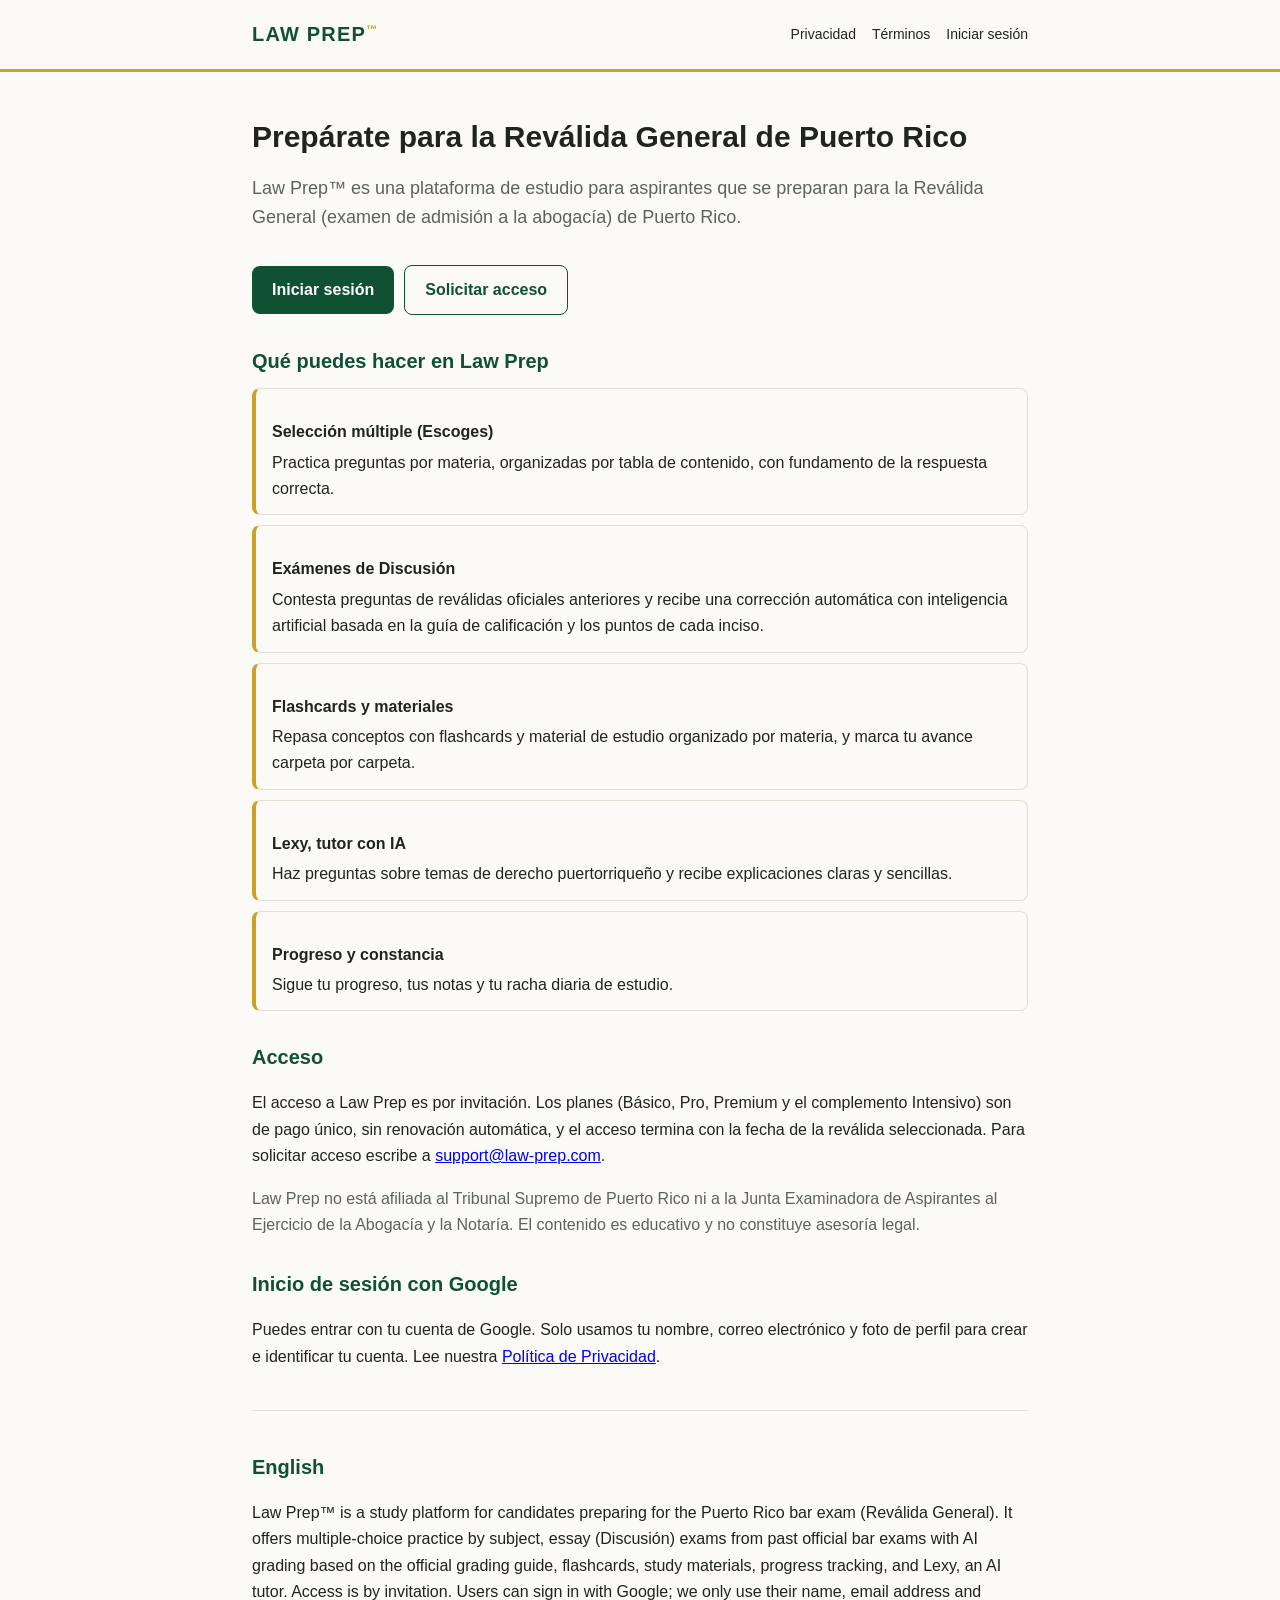
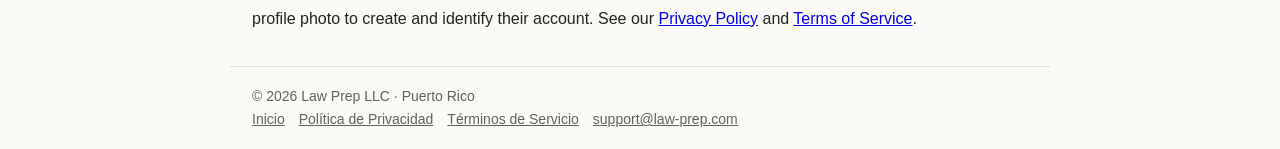
<file: index.html>
<!doctype html><html lang="es"><head><meta charset="utf-8"><meta name="viewport" content="width=device-width,initial-scale=1">
<title>Law Prep™ | Preparación para la Reválida General de Puerto Rico</title><meta name="description" content="Law Prep es una plataforma de estudio para la Reválida General de Puerto Rico: práctica de selección múltiple, exámenes de Discusión con corrección por IA, flashcards y tutor IA."><link rel="stylesheet" href="/style.css"></head><body>
<header><nav><a class="brand" href="/">LAW PREP<sup>™</sup></a><div><a class="l" href="/privacy/">Privacidad</a><a class="l" href="/terms/">Términos</a><a class="l" href="https://law-prep.com/login">Iniciar sesión</a></div></nav></header><main>
<h1>Prepárate para la Reválida General de Puerto Rico</h1>
<p class="lead">Law Prep™ es una plataforma de estudio para aspirantes que se preparan para la Reválida General (examen de admisión a la abogacía) de Puerto Rico.</p>
<a class="btn" href="https://law-prep.com/login">Iniciar sesión</a><a class="btn o" href="mailto:support@law-prep.com">Solicitar acceso</a>
<h2>Qué puedes hacer en Law Prep</h2>
<div class="card"><h3>Selección múltiple (Escoges)</h3>Practica preguntas por materia, organizadas por tabla de contenido, con fundamento de la respuesta correcta.</div>
<div class="card"><h3>Exámenes de Discusión</h3>Contesta preguntas de reválidas oficiales anteriores y recibe una corrección automática con inteligencia artificial basada en la guía de calificación y los puntos de cada inciso.</div>
<div class="card"><h3>Flashcards y materiales</h3>Repasa conceptos con flashcards y material de estudio organizado por materia, y marca tu avance carpeta por carpeta.</div>
<div class="card"><h3>Lexy, tutor con IA</h3>Haz preguntas sobre temas de derecho puertorriqueño y recibe explicaciones claras y sencillas.</div>
<div class="card"><h3>Progreso y constancia</h3>Sigue tu progreso, tus notas y tu racha diaria de estudio.</div>
<h2>Acceso</h2>
<p>El acceso a Law Prep es por invitación. Los planes (Básico, Pro, Premium y el complemento Intensivo) son de pago único, sin renovación automática, y el acceso termina con la fecha de la reválida seleccionada. Para solicitar acceso escribe a <a href="mailto:support@law-prep.com">support@law-prep.com</a>.</p>
<p class="mut">Law Prep no está afiliada al Tribunal Supremo de Puerto Rico ni a la Junta Examinadora de Aspirantes al Ejercicio de la Abogacía y la Notaría. El contenido es educativo y no constituye asesoría legal.</p>
<h2>Inicio de sesión con Google</h2>
<p>Puedes entrar con tu cuenta de Google. Solo usamos tu nombre, correo electrónico y foto de perfil para crear e identificar tu cuenta. Lee nuestra <a href="/privacy/">Política de Privacidad</a>.</p>
<section class="en"><h2>English</h2>
<p>Law Prep™ is a study platform for candidates preparing for the Puerto Rico bar exam (Reválida General). It offers multiple-choice practice by subject, essay (Discusión) exams from past official bar exams with AI grading based on the official grading guide, flashcards, study materials, progress tracking, and Lexy, an AI tutor. Access is by invitation. Users can sign in with Google; we only use their name, email address and profile photo to create and identify their account. See our <a href="/privacy/">Privacy Policy</a> and <a href="/terms/">Terms of Service</a>.</p></section>
</main><footer>© 2026 Law Prep LLC · Puerto Rico<br><a href="/">Inicio</a><a href="/privacy/">Política de Privacidad</a><a href="/terms/">Términos de Servicio</a><a href="mailto:support@law-prep.com">support@law-prep.com</a></footer></body></html>
</file>
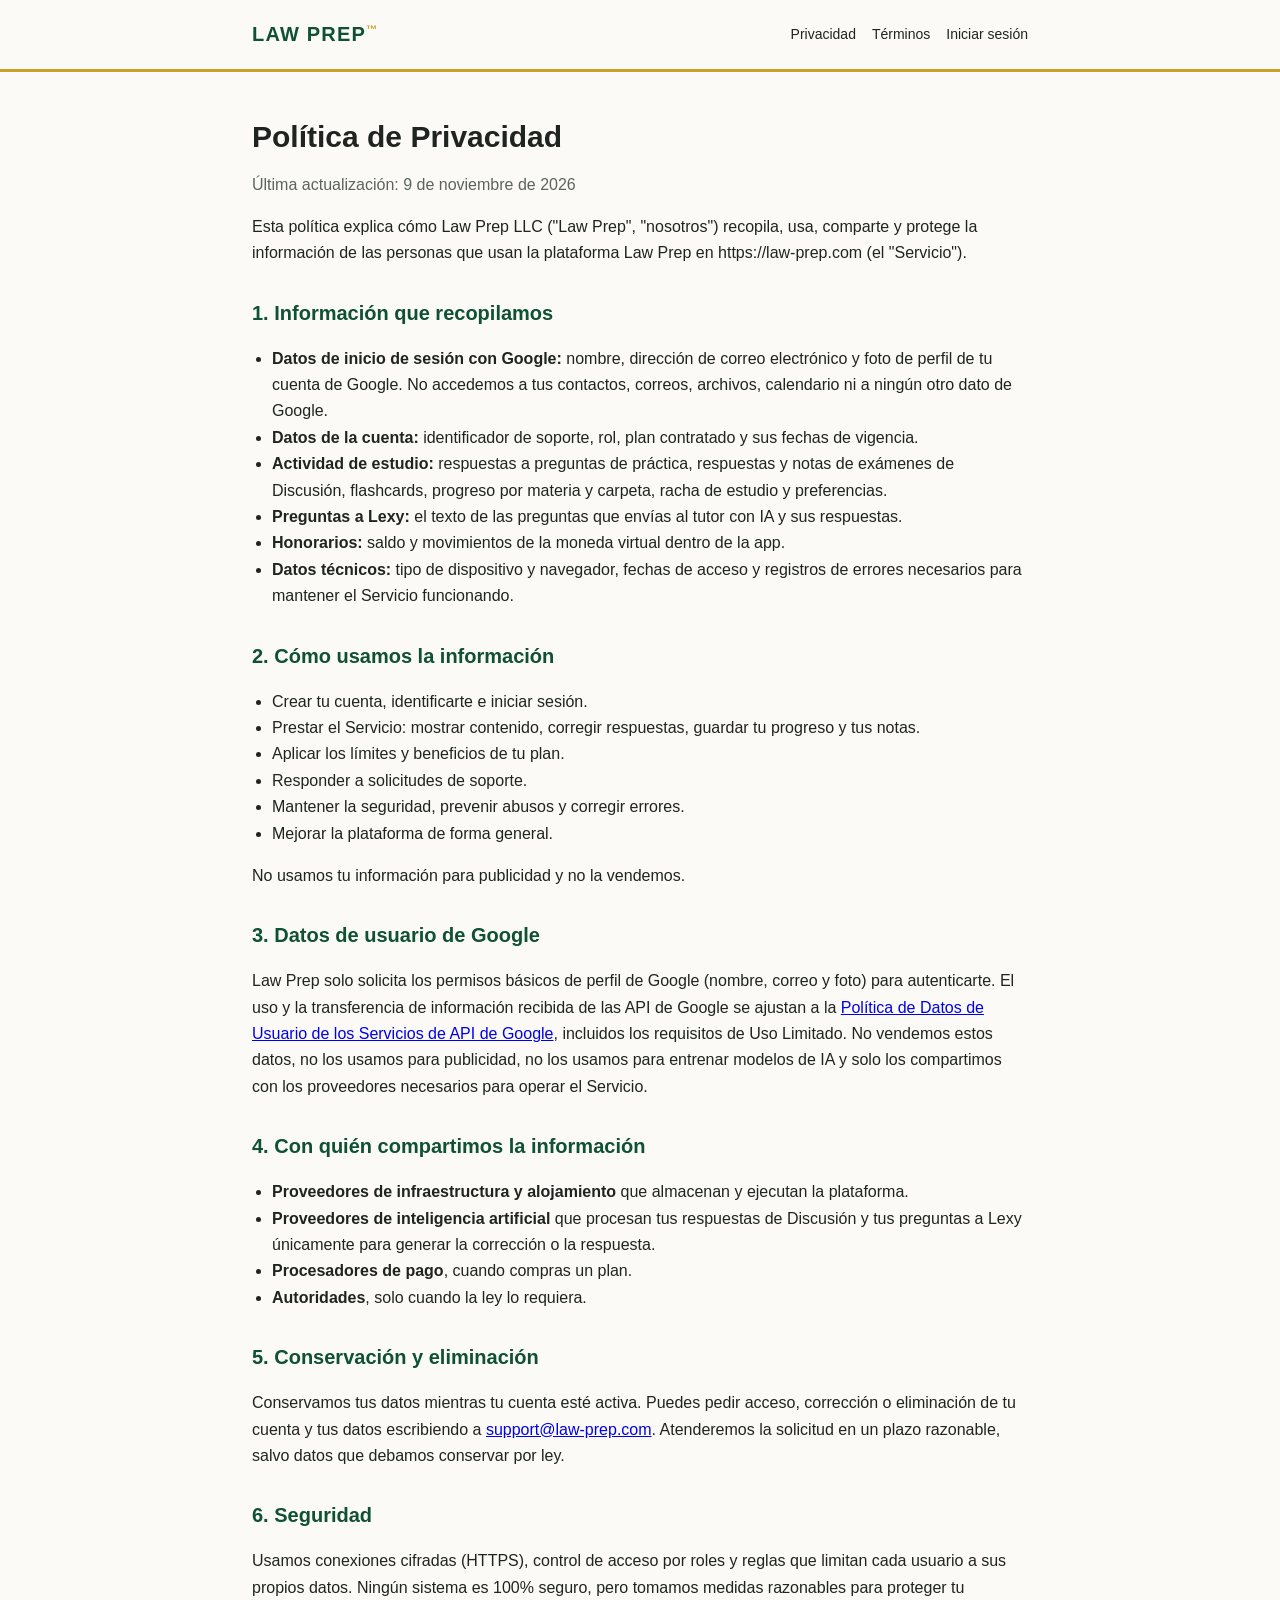
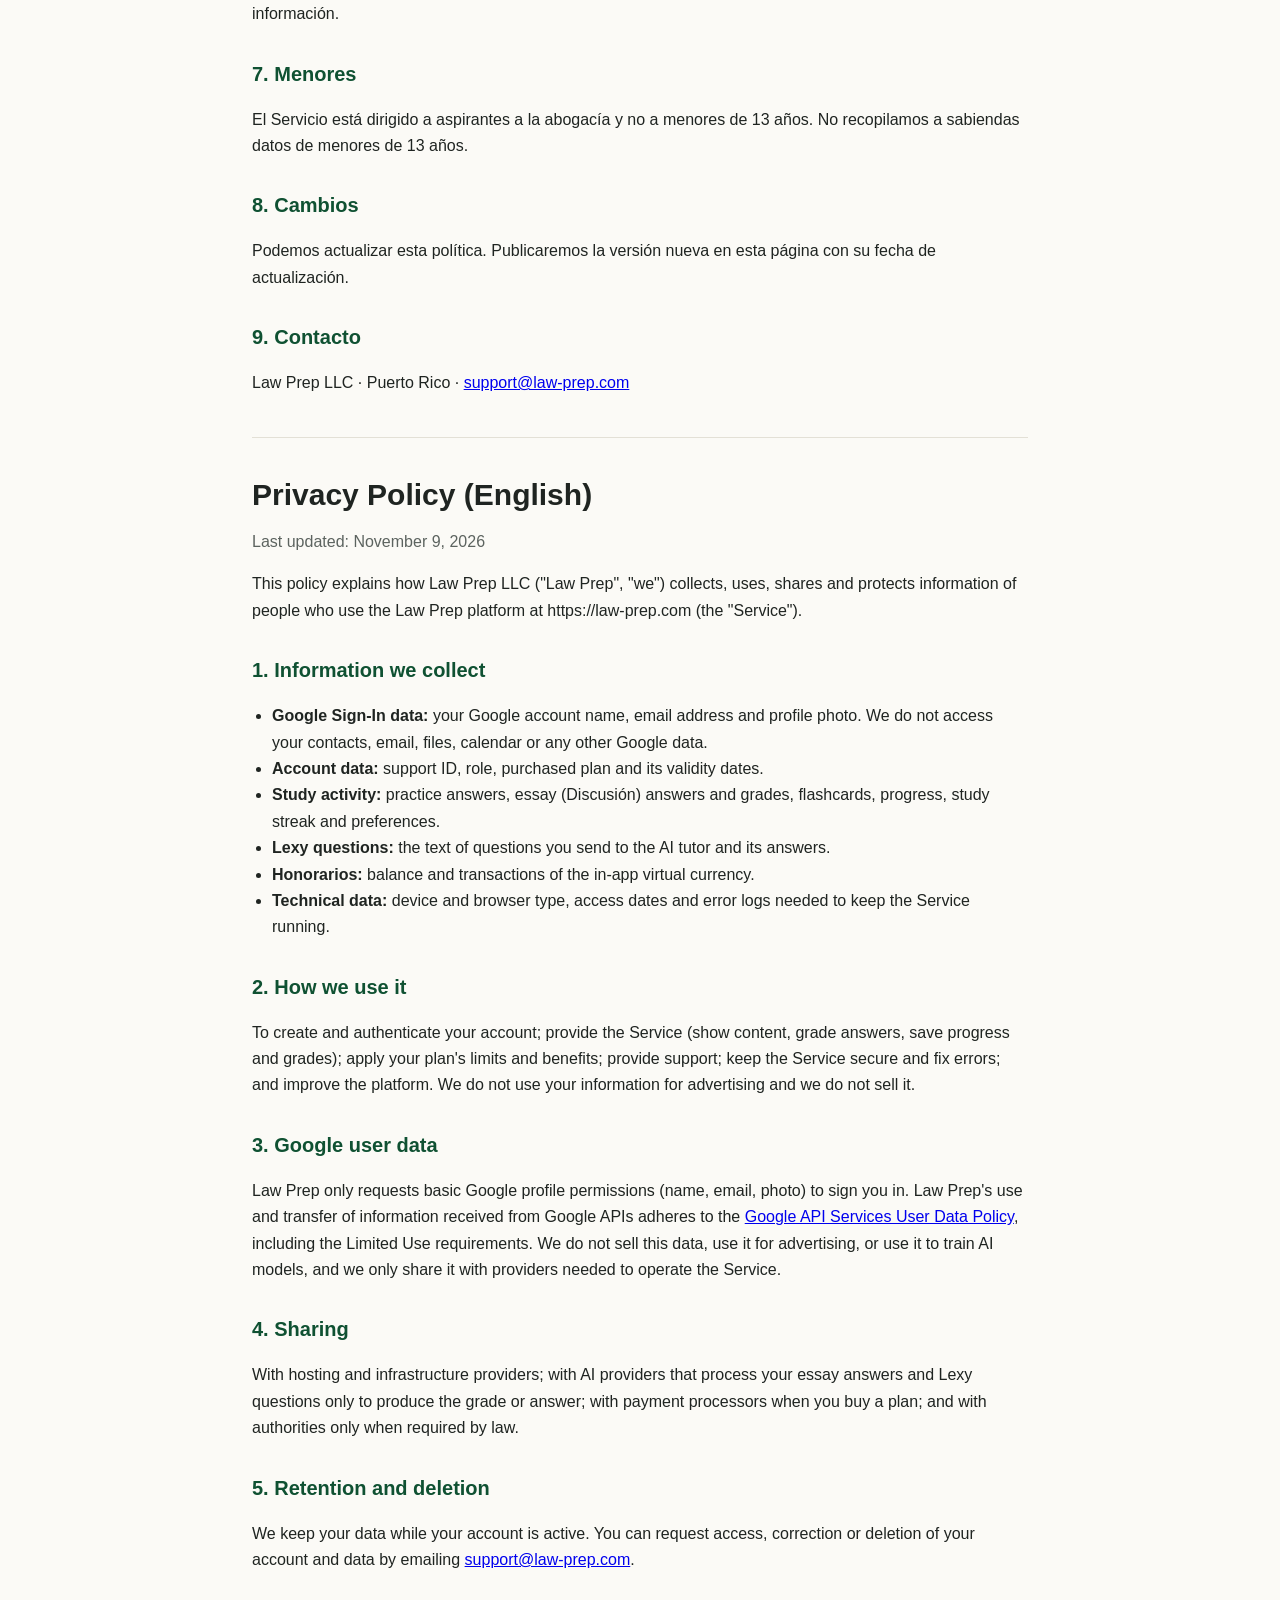
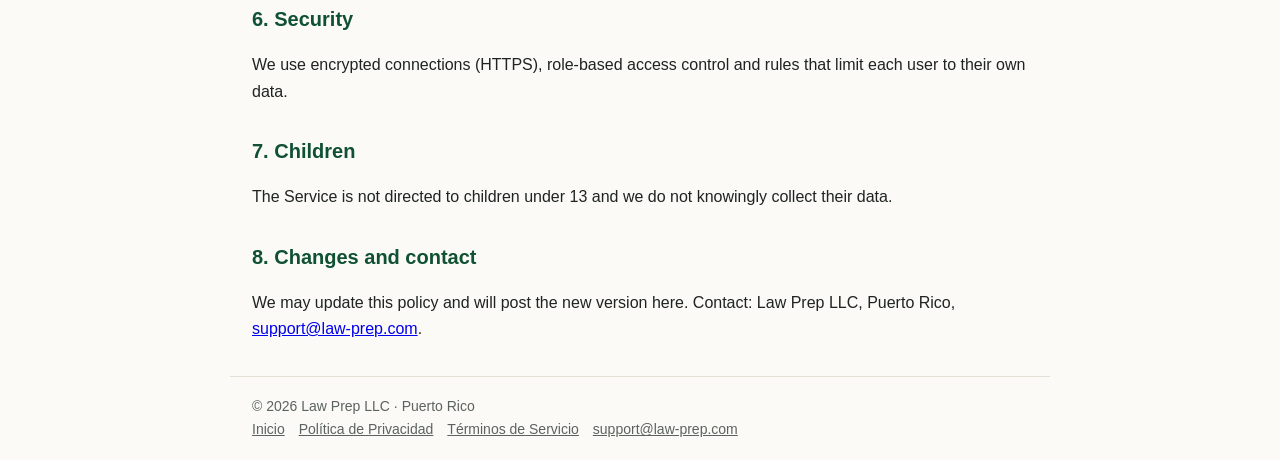
<file: privacy/index.html>
<!doctype html><html lang="es"><head><meta charset="utf-8"><meta name="viewport" content="width=device-width,initial-scale=1">
<title>Política de Privacidad | Law Prep™</title><meta name="description" content="Política de Privacidad de Law Prep LLC."><link rel="stylesheet" href="/style.css"></head><body>
<header><nav><a class="brand" href="/">LAW PREP<sup>™</sup></a><div><a class="l" href="/privacy/">Privacidad</a><a class="l" href="/terms/">Términos</a><a class="l" href="https://law-prep.com/login">Iniciar sesión</a></div></nav></header><main>
<h1>Política de Privacidad</h1><p class="mut">Última actualización: 9 de noviembre de 2026</p>
<p>Esta política explica cómo Law Prep LLC ("Law Prep", "nosotros") recopila, usa, comparte y protege la información de las personas que usan la plataforma Law Prep en https://law-prep.com (el "Servicio").</p>
<h2>1. Información que recopilamos</h2>
<ul>
<li><b>Datos de inicio de sesión con Google:</b> nombre, dirección de correo electrónico y foto de perfil de tu cuenta de Google. No accedemos a tus contactos, correos, archivos, calendario ni a ningún otro dato de Google.</li>
<li><b>Datos de la cuenta:</b> identificador de soporte, rol, plan contratado y sus fechas de vigencia.</li>
<li><b>Actividad de estudio:</b> respuestas a preguntas de práctica, respuestas y notas de exámenes de Discusión, flashcards, progreso por materia y carpeta, racha de estudio y preferencias.</li>
<li><b>Preguntas a Lexy:</b> el texto de las preguntas que envías al tutor con IA y sus respuestas.</li>
<li><b>Honorarios:</b> saldo y movimientos de la moneda virtual dentro de la app.</li>
<li><b>Datos técnicos:</b> tipo de dispositivo y navegador, fechas de acceso y registros de errores necesarios para mantener el Servicio funcionando.</li>
</ul>
<h2>2. Cómo usamos la información</h2>
<ul>
<li>Crear tu cuenta, identificarte e iniciar sesión.</li>
<li>Prestar el Servicio: mostrar contenido, corregir respuestas, guardar tu progreso y tus notas.</li>
<li>Aplicar los límites y beneficios de tu plan.</li>
<li>Responder a solicitudes de soporte.</li>
<li>Mantener la seguridad, prevenir abusos y corregir errores.</li>
<li>Mejorar la plataforma de forma general.</li>
</ul>
<p>No usamos tu información para publicidad y no la vendemos.</p>
<h2>3. Datos de usuario de Google</h2>
<p>Law Prep solo solicita los permisos básicos de perfil de Google (nombre, correo y foto) para autenticarte. El uso y la transferencia de información recibida de las API de Google se ajustan a la <a href="https://developers.google.com/terms/api-services-user-data-policy">Política de Datos de Usuario de los Servicios de API de Google</a>, incluidos los requisitos de Uso Limitado. No vendemos estos datos, no los usamos para publicidad, no los usamos para entrenar modelos de IA y solo los compartimos con los proveedores necesarios para operar el Servicio.</p>
<h2>4. Con quién compartimos la información</h2>
<ul>
<li><b>Proveedores de infraestructura y alojamiento</b> que almacenan y ejecutan la plataforma.</li>
<li><b>Proveedores de inteligencia artificial</b> que procesan tus respuestas de Discusión y tus preguntas a Lexy únicamente para generar la corrección o la respuesta.</li>
<li><b>Procesadores de pago</b>, cuando compras un plan.</li>
<li><b>Autoridades</b>, solo cuando la ley lo requiera.</li>
</ul>
<h2>5. Conservación y eliminación</h2>
<p>Conservamos tus datos mientras tu cuenta esté activa. Puedes pedir acceso, corrección o eliminación de tu cuenta y tus datos escribiendo a <a href="mailto:support@law-prep.com">support@law-prep.com</a>. Atenderemos la solicitud en un plazo razonable, salvo datos que debamos conservar por ley.</p>
<h2>6. Seguridad</h2>
<p>Usamos conexiones cifradas (HTTPS), control de acceso por roles y reglas que limitan cada usuario a sus propios datos. Ningún sistema es 100% seguro, pero tomamos medidas razonables para proteger tu información.</p>
<h2>7. Menores</h2>
<p>El Servicio está dirigido a aspirantes a la abogacía y no a menores de 13 años. No recopilamos a sabiendas datos de menores de 13 años.</p>
<h2>8. Cambios</h2>
<p>Podemos actualizar esta política. Publicaremos la versión nueva en esta página con su fecha de actualización.</p>
<h2>9. Contacto</h2>
<p>Law Prep LLC · Puerto Rico · <a href="mailto:support@law-prep.com">support@law-prep.com</a></p>
<section class="en"><h1>Privacy Policy (English)</h1><p class="mut">Last updated: November 9, 2026</p>
<p>This policy explains how Law Prep LLC ("Law Prep", "we") collects, uses, shares and protects information of people who use the Law Prep platform at https://law-prep.com (the "Service").</p>
<h2>1. Information we collect</h2><ul>
<li><b>Google Sign-In data:</b> your Google account name, email address and profile photo. We do not access your contacts, email, files, calendar or any other Google data.</li>
<li><b>Account data:</b> support ID, role, purchased plan and its validity dates.</li>
<li><b>Study activity:</b> practice answers, essay (Discusión) answers and grades, flashcards, progress, study streak and preferences.</li>
<li><b>Lexy questions:</b> the text of questions you send to the AI tutor and its answers.</li>
<li><b>Honorarios:</b> balance and transactions of the in-app virtual currency.</li>
<li><b>Technical data:</b> device and browser type, access dates and error logs needed to keep the Service running.</li></ul>
<h2>2. How we use it</h2><p>To create and authenticate your account; provide the Service (show content, grade answers, save progress and grades); apply your plan's limits and benefits; provide support; keep the Service secure and fix errors; and improve the platform. We do not use your information for advertising and we do not sell it.</p>
<h2>3. Google user data</h2><p>Law Prep only requests basic Google profile permissions (name, email, photo) to sign you in. Law Prep's use and transfer of information received from Google APIs adheres to the <a href="https://developers.google.com/terms/api-services-user-data-policy">Google API Services User Data Policy</a>, including the Limited Use requirements. We do not sell this data, use it for advertising, or use it to train AI models, and we only share it with providers needed to operate the Service.</p>
<h2>4. Sharing</h2><p>With hosting and infrastructure providers; with AI providers that process your essay answers and Lexy questions only to produce the grade or answer; with payment processors when you buy a plan; and with authorities only when required by law.</p>
<h2>5. Retention and deletion</h2><p>We keep your data while your account is active. You can request access, correction or deletion of your account and data by emailing <a href="mailto:support@law-prep.com">support@law-prep.com</a>.</p>
<h2>6. Security</h2><p>We use encrypted connections (HTTPS), role-based access control and rules that limit each user to their own data.</p>
<h2>7. Children</h2><p>The Service is not directed to children under 13 and we do not knowingly collect their data.</p>
<h2>8. Changes and contact</h2><p>We may update this policy and will post the new version here. Contact: Law Prep LLC, Puerto Rico, <a href="mailto:support@law-prep.com">support@law-prep.com</a>.</p></section>
</main><footer>© 2026 Law Prep LLC · Puerto Rico<br><a href="/">Inicio</a><a href="/privacy/">Política de Privacidad</a><a href="/terms/">Términos de Servicio</a><a href="mailto:support@law-prep.com">support@law-prep.com</a></footer></body></html>
</file>
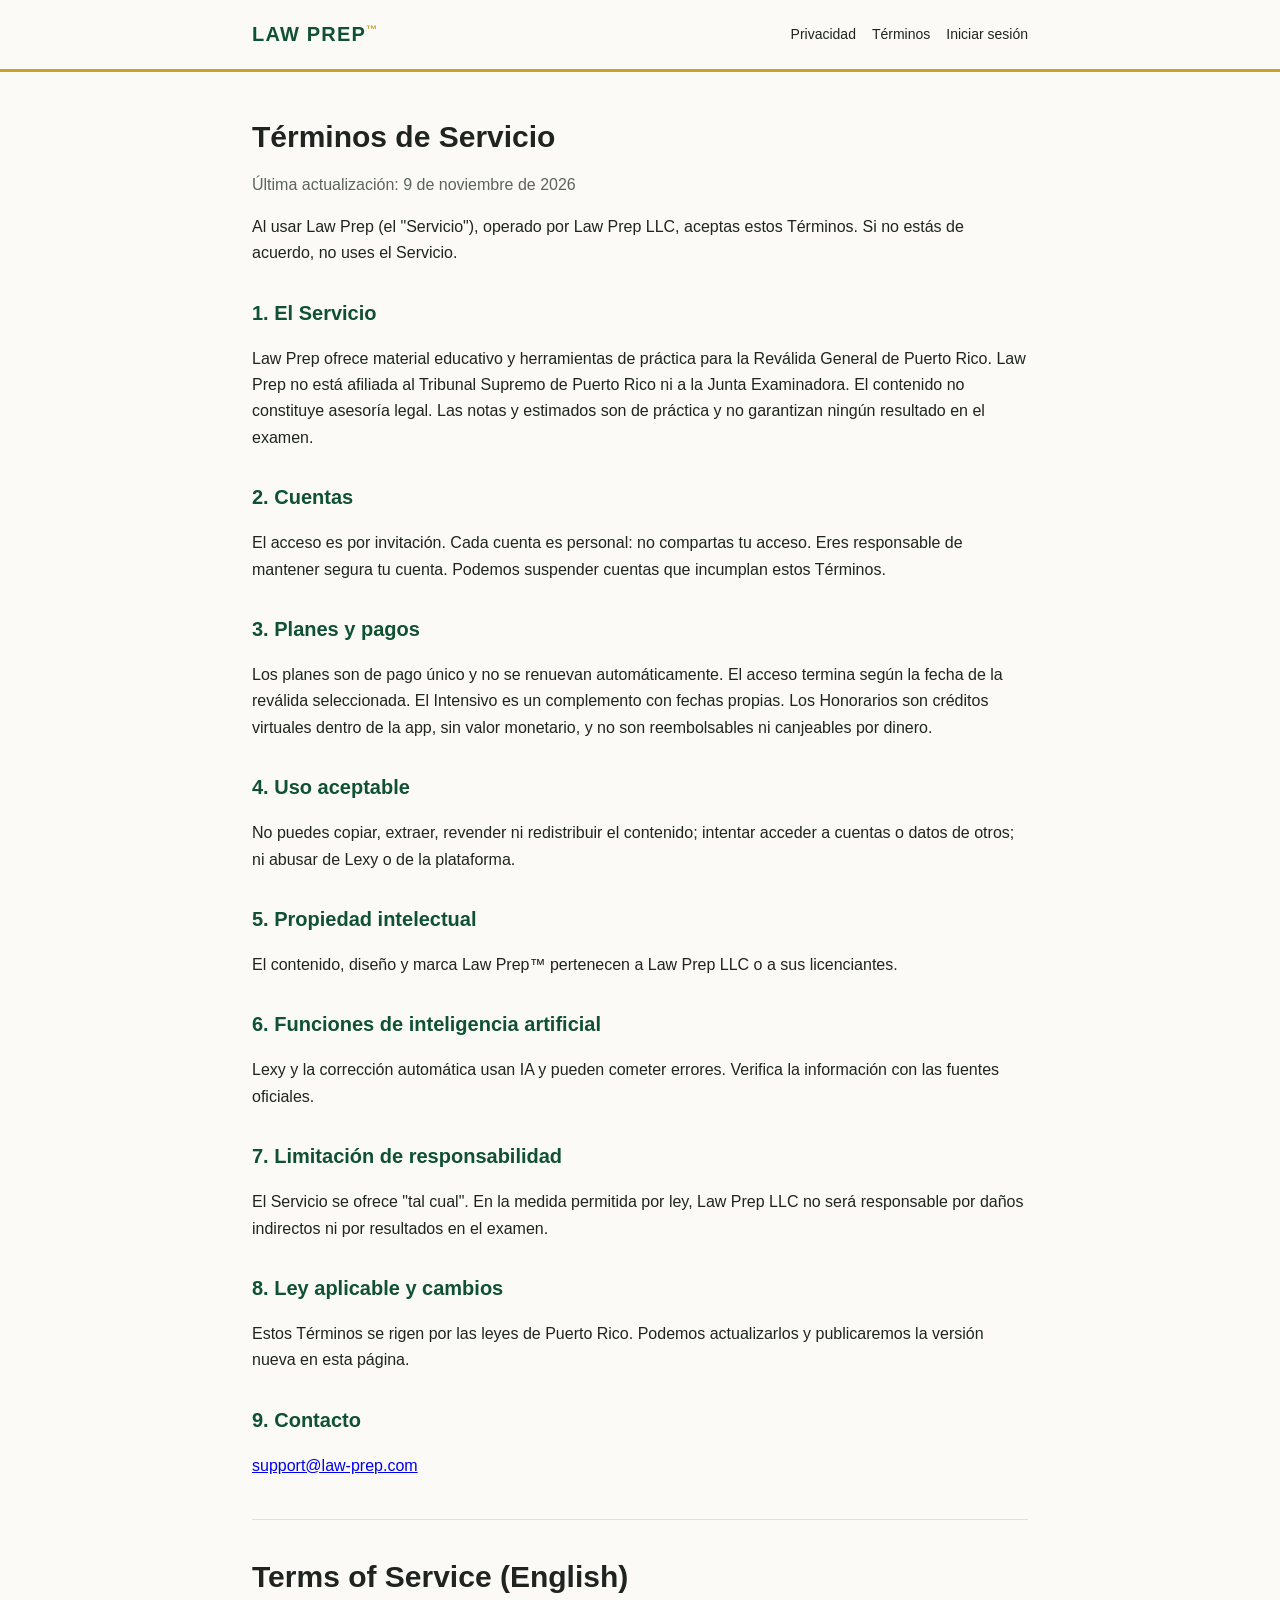
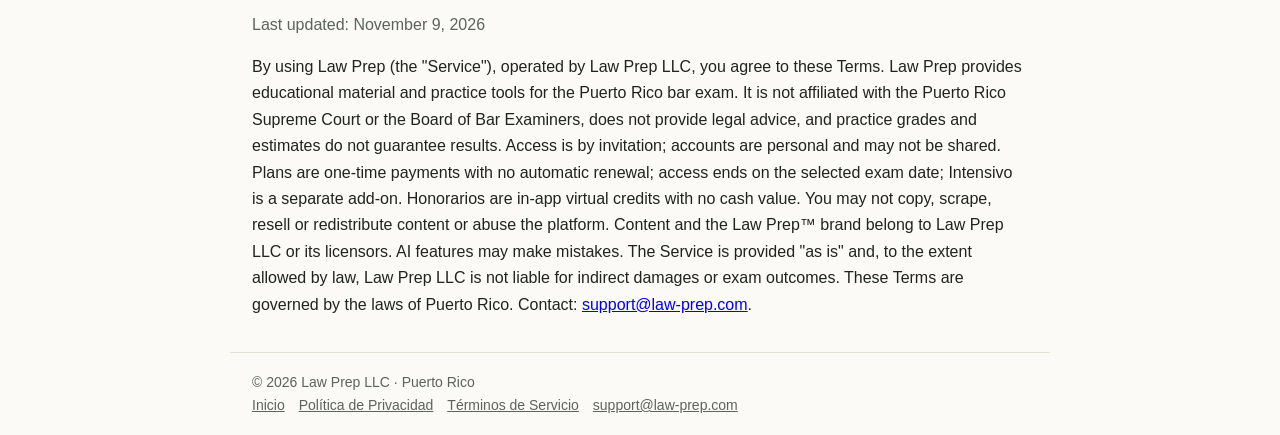
<file: terms/index.html>
<!doctype html><html lang="es"><head><meta charset="utf-8"><meta name="viewport" content="width=device-width,initial-scale=1">
<title>Términos de Servicio | Law Prep™</title><meta name="description" content="Términos de Servicio de Law Prep LLC."><link rel="stylesheet" href="/style.css"></head><body>
<header><nav><a class="brand" href="/">LAW PREP<sup>™</sup></a><div><a class="l" href="/privacy/">Privacidad</a><a class="l" href="/terms/">Términos</a><a class="l" href="https://law-prep.com/login">Iniciar sesión</a></div></nav></header><main>
<h1>Términos de Servicio</h1><p class="mut">Última actualización: 9 de noviembre de 2026</p>
<p>Al usar Law Prep (el "Servicio"), operado por Law Prep LLC, aceptas estos Términos. Si no estás de acuerdo, no uses el Servicio.</p>
<h2>1. El Servicio</h2><p>Law Prep ofrece material educativo y herramientas de práctica para la Reválida General de Puerto Rico. Law Prep no está afiliada al Tribunal Supremo de Puerto Rico ni a la Junta Examinadora. El contenido no constituye asesoría legal. Las notas y estimados son de práctica y no garantizan ningún resultado en el examen.</p>
<h2>2. Cuentas</h2><p>El acceso es por invitación. Cada cuenta es personal: no compartas tu acceso. Eres responsable de mantener segura tu cuenta. Podemos suspender cuentas que incumplan estos Términos.</p>
<h2>3. Planes y pagos</h2><p>Los planes son de pago único y no se renuevan automáticamente. El acceso termina según la fecha de la reválida seleccionada. El Intensivo es un complemento con fechas propias. Los Honorarios son créditos virtuales dentro de la app, sin valor monetario, y no son reembolsables ni canjeables por dinero.</p>
<h2>4. Uso aceptable</h2><p>No puedes copiar, extraer, revender ni redistribuir el contenido; intentar acceder a cuentas o datos de otros; ni abusar de Lexy o de la plataforma.</p>
<h2>5. Propiedad intelectual</h2><p>El contenido, diseño y marca Law Prep™ pertenecen a Law Prep LLC o a sus licenciantes.</p>
<h2>6. Funciones de inteligencia artificial</h2><p>Lexy y la corrección automática usan IA y pueden cometer errores. Verifica la información con las fuentes oficiales.</p>
<h2>7. Limitación de responsabilidad</h2><p>El Servicio se ofrece "tal cual". En la medida permitida por ley, Law Prep LLC no será responsable por daños indirectos ni por resultados en el examen.</p>
<h2>8. Ley aplicable y cambios</h2><p>Estos Términos se rigen por las leyes de Puerto Rico. Podemos actualizarlos y publicaremos la versión nueva en esta página.</p>
<h2>9. Contacto</h2><p><a href="mailto:support@law-prep.com">support@law-prep.com</a></p>
<section class="en"><h1>Terms of Service (English)</h1><p class="mut">Last updated: November 9, 2026</p>
<p>By using Law Prep (the "Service"), operated by Law Prep LLC, you agree to these Terms. Law Prep provides educational material and practice tools for the Puerto Rico bar exam. It is not affiliated with the Puerto Rico Supreme Court or the Board of Bar Examiners, does not provide legal advice, and practice grades and estimates do not guarantee results. Access is by invitation; accounts are personal and may not be shared. Plans are one-time payments with no automatic renewal; access ends on the selected exam date; Intensivo is a separate add-on. Honorarios are in-app virtual credits with no cash value. You may not copy, scrape, resell or redistribute content or abuse the platform. Content and the Law Prep™ brand belong to Law Prep LLC or its licensors. AI features may make mistakes. The Service is provided "as is" and, to the extent allowed by law, Law Prep LLC is not liable for indirect damages or exam outcomes. These Terms are governed by the laws of Puerto Rico. Contact: <a href="mailto:support@law-prep.com">support@law-prep.com</a>.</p></section>
</main><footer>© 2026 Law Prep LLC · Puerto Rico<br><a href="/">Inicio</a><a href="/privacy/">Política de Privacidad</a><a href="/terms/">Términos de Servicio</a><a href="mailto:support@law-prep.com">support@law-prep.com</a></footer></body></html>
</file>
<file: style.css>
:root{--g:#0f5132;--gold:#c9a227;--bg:#fbfaf6;--fg:#1f2421;--mut:#5c635f;--bd:#e3e0d6}
@media (prefers-color-scheme:dark){:root{--bg:#121513;--fg:#f1f1ee;--mut:#a7ada9;--bd:#2c312e;--g:#3fa36b}}
*{box-sizing:border-box}body{margin:0;background:var(--bg);color:var(--fg);font:16px/1.65 -apple-system,BlinkMacSystemFont,"Segoe UI",Roboto,sans-serif}
header{border-bottom:3px solid var(--gold)}nav,main,footer{max-width:820px;margin:0 auto;padding:18px 22px}
nav{display:flex;justify-content:space-between;align-items:center;gap:12px;flex-wrap:wrap}
.brand{font-weight:800;letter-spacing:.06em;color:var(--g);text-decoration:none;font-size:20px}.brand sup{color:var(--gold);font-size:.55em}
nav a.l{color:var(--fg);text-decoration:none;margin-left:16px;font-size:14px}
h1{font-size:30px;line-height:1.25;margin:28px 0 8px}h2{font-size:20px;margin:30px 0 6px;color:var(--g)}h3{font-size:16px;margin:18px 0 4px}
.lead{color:var(--mut);font-size:18px}.btn{display:inline-block;background:var(--g);color:#fff;padding:11px 20px;border-radius:8px;text-decoration:none;font-weight:600;margin:14px 10px 0 0}
.btn.o{background:transparent;color:var(--g);border:1.5px solid var(--g)}
ul{padding-left:20px}.card{border:1px solid var(--bd);border-left:4px solid var(--gold);border-radius:8px;padding:12px 16px;margin:10px 0}
.en{border-top:1px solid var(--bd);margin-top:40px;padding-top:10px}small,.mut{color:var(--mut)}
footer{border-top:1px solid var(--bd);font-size:14px;color:var(--mut)}footer a{color:var(--mut);margin-right:14px}
</file>
